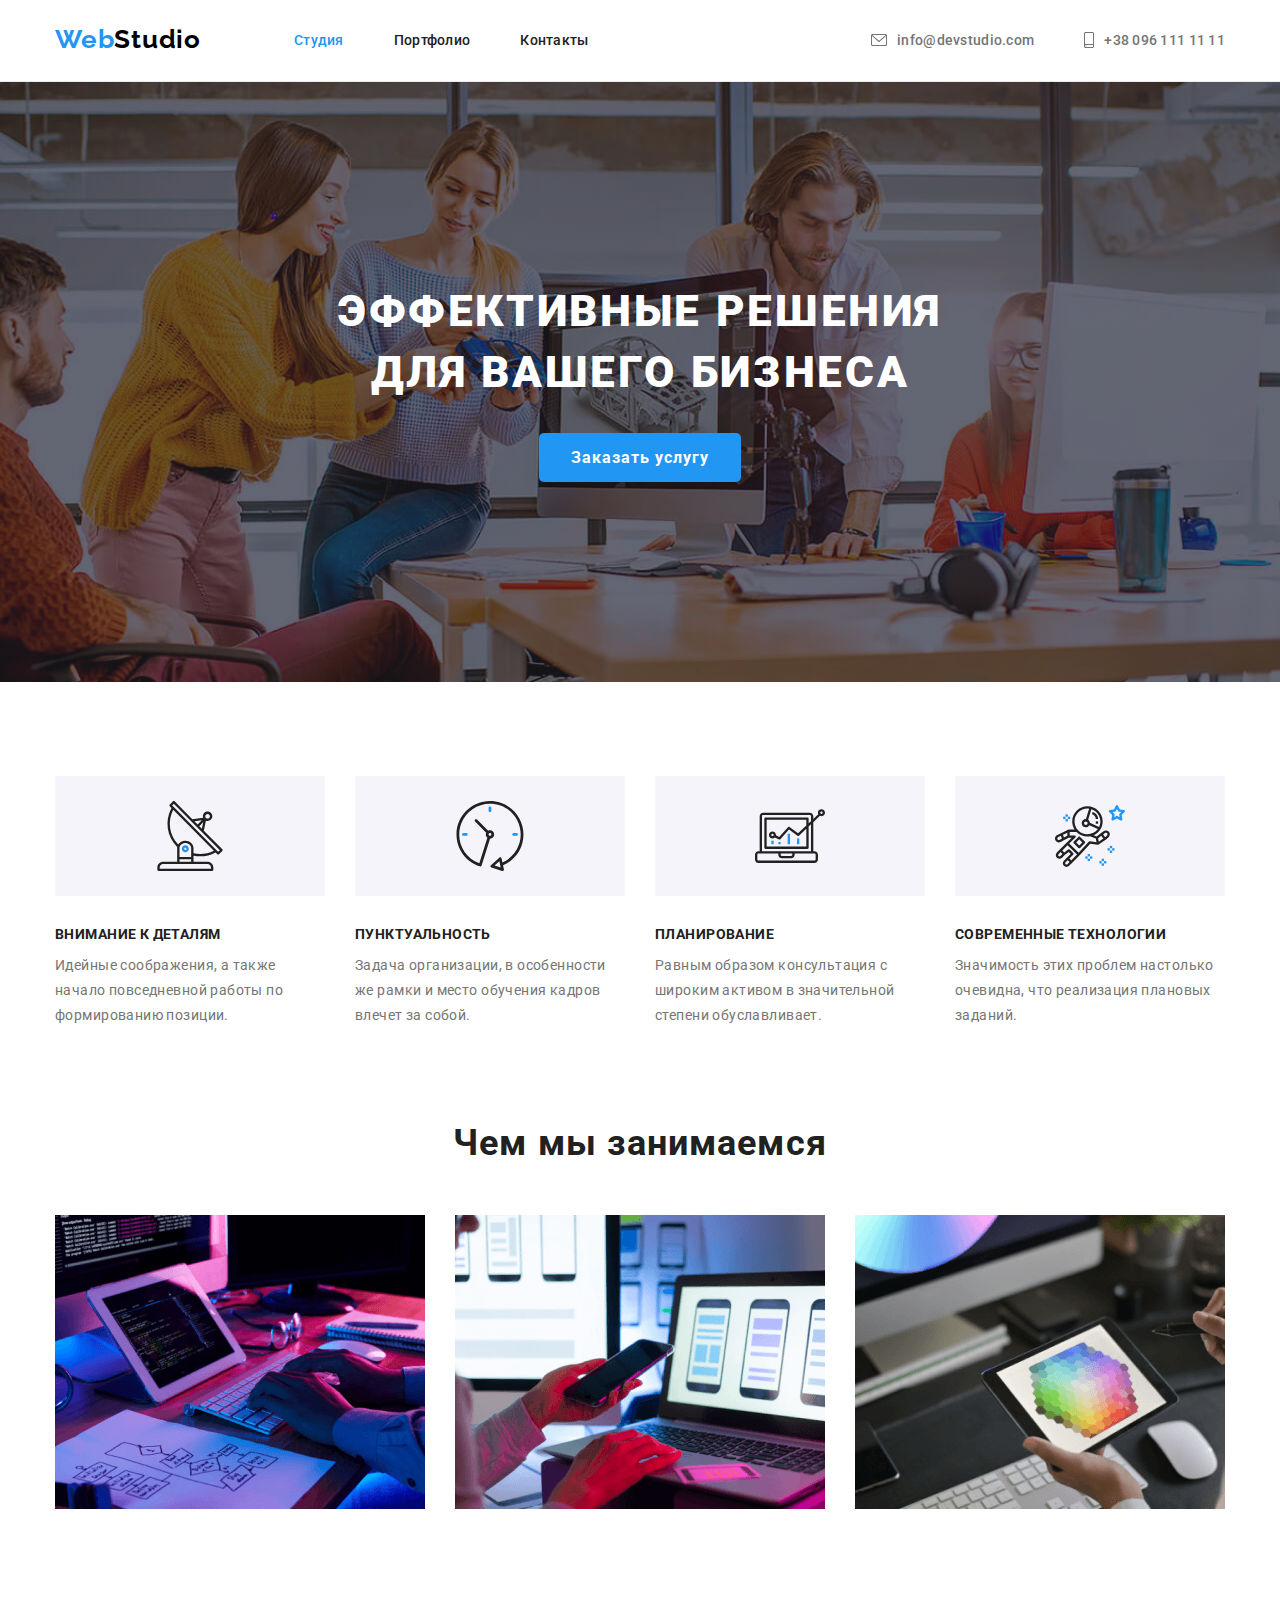
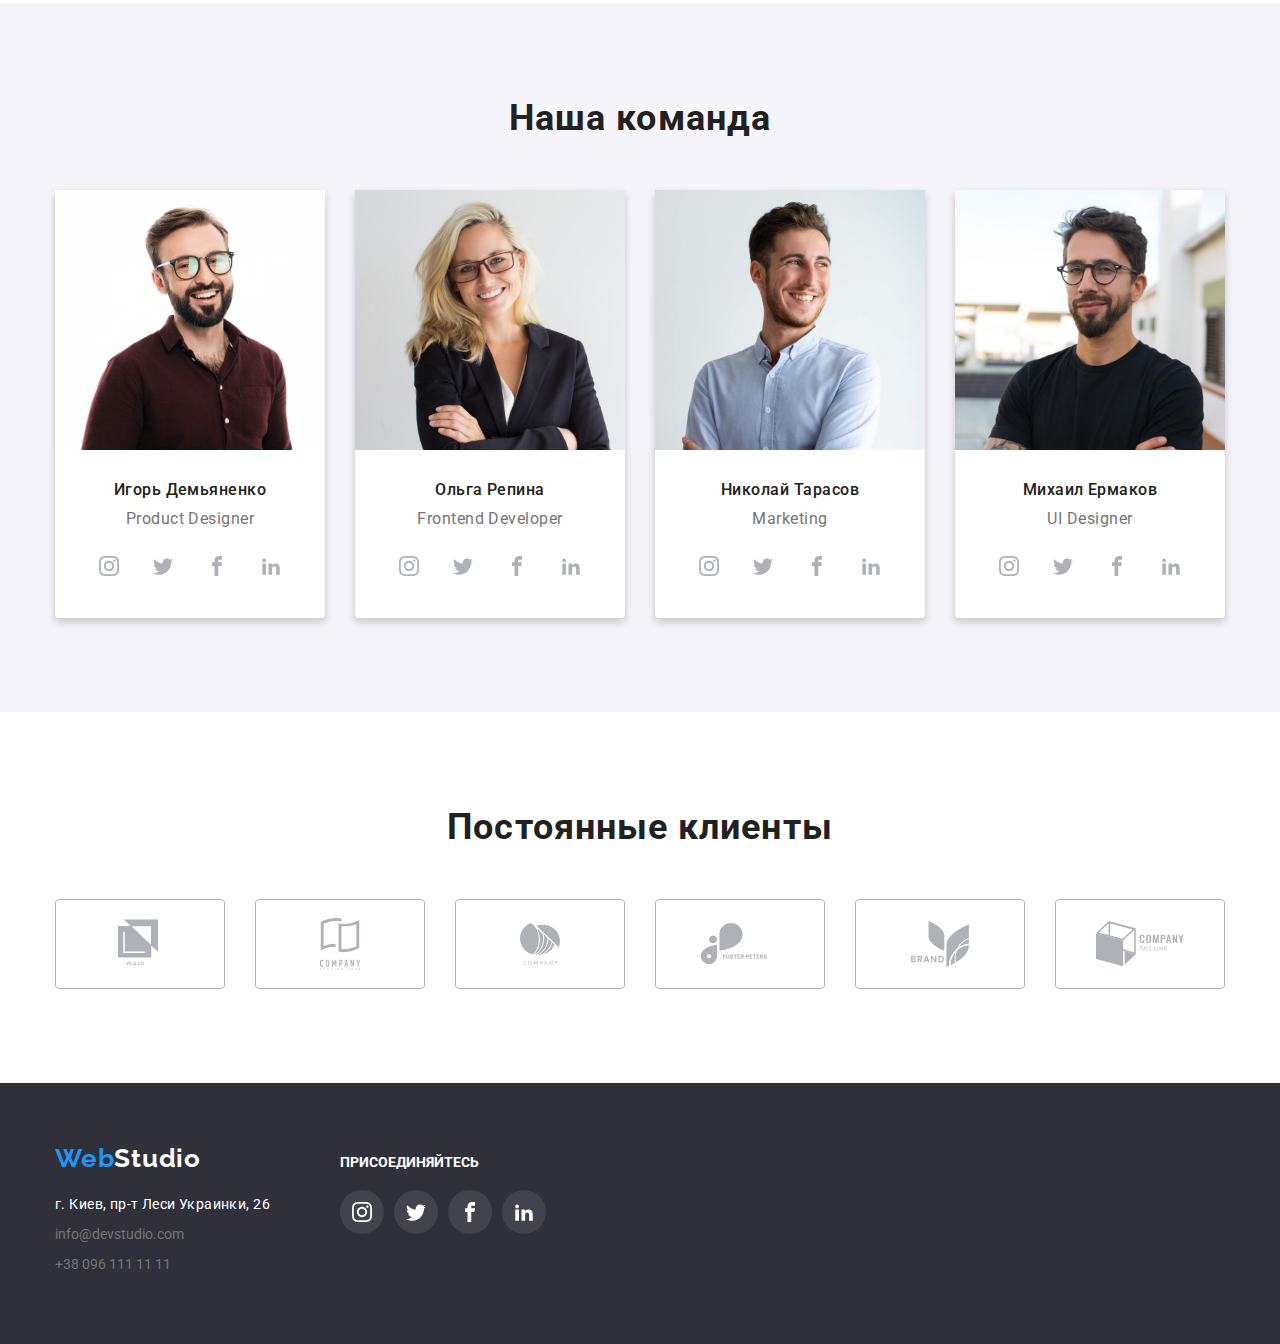
<file: index.html>
<!DOCTYPE html>
<html lang="en">
<head>
    <meta charset="UTF-8">
    <meta name="viewport" content="width=device-width, initial-scale=1.0">
    <meta http-equiv="X-UA-Compatible" content="ie=edge">
    <link rel="stylesheet" href="./css/normalize.css">
    <link rel="preconnect" href="https://fonts.gstatic.com">
    <link href="https://fonts.googleapis.com/css2?family=Raleway:wght@700&family=Roboto:wght@400;500;700;900&display=swap" rel="stylesheet">
    <link rel="stylesheet" href="./css/variables.css">
    <link rel="stylesheet" href="./images/icons/sprite.svg">
    <link rel="stylesheet" href="./css/style.css">
    <title>Studio</title>
</head>
<body>
    <header class="sec-header">
        <div class="container header">
            <nav class="header-nav">
                <a href="index.html"><span class="emblem">Web</span><span class="emblem-nav">Studio</span></a>
                <ul class="header-nav-list">
                    <li class="header-a"><a class="header-a-portfolio" href="index.html">Студия</a></li>
                    <li class="header-a"><a href="portfolio.html">Портфолио</a></li>
                    <li class="header-a"><a href="">Контакты</a></li>
                </ul>                                                                  
            </nav>
            <ul class="header-nav-contacts">
                <li class="header-icon-text">
                    <a href="mailto:info@devstudio.com">
                        <svg class="icon icon-envelope">
                            <use href="./images/icons/sprite.svg#envelope"></use>
                        </svg>
                        info@devstudio.com
                    </a>
                </li>
                <li class="header-icon-text">
                    <a href="tel:+380961111111">
                        <svg class="icon icon-phone">
                            <use href="./images/icons/sprite.svg#phone"></use>
                        </svg>
                    +38 096 111 11 11</a>
                </li>
            </ul>
        </div>
    </header> 
    <main>
        <section class="ef-solutions">
            <div class="container solutions">
                <h1>Эффективные решения<br>для вашего бизнеса</h1>
                <button class="btn">Заказать услугу</button>
            </div>
        </section>
        <section class="sec-edge">
            <div class="container">
                <h2 hidden>Наши преимущества</h2>
                <ul class="edge">
                    <li class="edge-icon">
                        <div class="edge-icon-bg">
                            <svg class="icon icon-antenna">
                                <use href="./images/icons/sprite.svg#antenna"></use>
                            </svg>
                        </div>
                        <h3>Внимание к деталям</h3>
                        <p>Идейные соображения, а также начало повседневной работы по формированию позиции.</p>
                    </li>
                    <li class="edge-icon">
                        <div class="edge-icon-bg">
                            <svg class="icon icon-clock">
                            <use href="./images/icons/sprite.svg#clock"></use>
                            </svg>
                        </div>
                        <h3>Пунктуальность</h3>
                        <p>Задача организации, в особенности же рамки и место обучения кадров влечет за собой.</p>
                    </li>
                    <li class="edge-icon">
                        <div class="edge-icon-bg">
                            <svg class="icon icon-diagram">
                            <use href="./images/icons/sprite.svg#diagram"></use>
                            </svg>
                        </div>
                        <h3>Планирование</h3>
                        <p>Равным образом консультация с широким активом в значительной степени обуславливает.</p>
                    </li>
                    <li class="edge-icon">
                        <div class="edge-icon-bg">
                            <svg class="icon icon-astronavt">
                            <use href="./images/icons/sprite.svg#astronavt"></use>
                            </svg>
                        </div>
                        <h3>Современные технологии</h3>
                        <p>Значимость этих проблем настолько очевидна, что реализация плановых заданий.</p>
                    </li>
                </ul>
            </div>
        </section>
        <section class="we-doing">
            <div class="container ">
                <h2>Чем мы занимаемся</h2>
                <ul class="we-doing-images">
                    <li>
                        <img class="img" src="images/wawd_one.png" alt="ввод информации">
                    </li>
                    <li>
                        <img class="img" src="images/wawd_two.png" alt="сопоставление данных">
                    </li>
                    <li>
                        <img class="img" src="images/wawd_three.png" alt="анализ баз данных">
                    </li>
                </ul>
            </div>
        </section>
        <section class="sec-team">
            <div class="container">
                <h2>Наша команда</h2>
                <ul class="our-team">
                    <li>
                        <img src="./images/dem_igor.jpg" alt="Игорь Демьяненко">
                        <div class="team-card-text">
                            <h3>Игорь Демьяненко</h3>
                            <p>Product Designer</p>
                            <ul class="social-icon">
                                <li>
                                    <a href="">
                                        <svg class="icon icon-team">
                                        <use href="./images/icons/sprite.svg#icon-instagram" ></use>
                                        </svg>
                                    </a>
                                </li>
                                <li>
                                    <a href="">
                                        <svg class="icon icon-team">
                                            <use href="./images/icons/sprite.svg#icon-twitter"></use>
                                        </svg>
                                    </a>
                                </li>
                                <li>
                                    <a href="">
                                        <svg class="icon icon-team">
                                            <use xlink:href="./images/icons/sprite.svg#icon-facebook"></use>
                                        </svg>
                                    </a>
                                </li>
                                <li>
                                    <a href="">
                                        <svg class="icon icon-team">
                                            <use xlink:href="./images/icons/sprite.svg#icon-linkedin2"></use>
                                        </svg>
                                    </a>
                                </li>
                            </ul>

                        </div>
                    </li>
                    <li>
                        <img src="./images/rep_olga.jpg" alt="Ольга Репина">
                        <div class="team-card-text">
                            <h3>Ольга Репина</h3>
                            <p>Frontend Developer</p>
                            <ul class="social-icon">
                                <li>
                                    <a href="">
                                        <svg class="icon icon-team">
                                        <use href="./images/icons/sprite.svg#icon-instagram" ></use>
                                        </svg>
                                    </a>
                                </li>
                                <li>
                                    <a href="">
                                        <svg class="icon icon-team">
                                            <use href="./images/icons/sprite.svg#icon-twitter"></use>
                                        </svg>
                                    </a>
                                </li>
                                <li>
                                    <a href="">
                                        <svg class="icon icon-team">
                                            <use xlink:href="./images/icons/sprite.svg#icon-facebook"></use>
                                        </svg>
                                    </a>
                                </li>
                                <li>
                                    <a href="">
                                        <svg class="icon icon-team">
                                            <use xlink:href="./images/icons/sprite.svg#icon-linkedin2"></use>
                                        </svg>
                                    </a>
                                </li>
                            </ul>
                        </div>
                    </li>
                    <li>
                        <img src="./images/tar_nik.jpg" alt="Николай Тарасов">
                        <div class="team-card-text">
                            <h3>Николай Тарасов</h3>
                            <p>Marketing</p>
                            <ul class="social-icon">
                                <li>
                                    <a href="">
                                        <svg class="icon icon-team">
                                        <use href="./images/icons/sprite.svg#icon-instagram" ></use>
                                        </svg>
                                    </a>
                                </li>
                                <li>
                                    <a href="">
                                        <svg class="icon icon-team">
                                            <use href="./images/icons/sprite.svg#icon-twitter"></use>
                                        </svg>
                                    </a>
                                </li>
                                <li>
                                    <a href="">
                                        <svg class="icon icon-team">
                                            <use href="./images/icons/sprite.svg#icon-facebook"></use>
                                        </svg>
                                    </a>
                                </li>
                                <li>
                                    <a href="">
                                        <svg class="icon icon-team">
                                            <use xlink:href="./images/icons/sprite.svg#icon-linkedin2"></use>
                                        </svg>
                                    </a>
                                </li>
                            </ul>

                        </div>
                    </li>
                    <li>
                        <img src="./images/erm_mich.jpg" alt="Михаил Ермаков">
                        <div class="team-card-text">
                            <h3>Михаил Ермаков</h3>
                            <p>UI Designer</p>
                            <ul class="social-icon">
                                <li>
                                    <a href="">
                                        <svg class="icon icon-team">
                                        <use href="./images/icons/sprite.svg#icon-instagram" ></use>
                                        </svg>
                                    </a>
                                </li>
                                <li>
                                    <a href="">
                                        <svg class="icon icon-team">
                                            <use href="./images/icons/sprite.svg#icon-twitter"></use>
                                        </svg>
                                    </a>
                                </li>
                                <li>
                                    <a href="">
                                        <svg class="icon icon-team">
                                            <use xlink:href="./images/icons/sprite.svg#icon-facebook"></use>
                                        </svg>
                                    </a>
                                </li>
                                <li>
                                    <a href="">
                                        <svg class="icon icon-team">
                                            <use xlink:href="./images/icons/sprite.svg#icon-linkedin2"></use>
                                        </svg>
                                    </a>
                                </li>
                            </ul>

                        </div>
                    </li>
                </ul>
            </div>
        </section>

        <!-- секция ПОСТОЯННЫЕ КЛИЕНТЫ -->

        <section class="const-clients">
            <div class="container">
                <h2>Постоянные клиенты</h2>
                <ul class="clients">
                    <li>
                        <a  class="client-svg client" href="">
                            <svg class="icon icon-yaco">
                                <use href="./images/icons/sprite.svg#yaco"></use>
                            </svg>
                        </a>
                    </li>
                    <li>
                        <a class="client-svg client" href="">
                            <svg class="icon icon-tagline">
                                <use href="./images/icons/sprite.svg#tagline"></use>
                            </svg>
                        </a>
                    </li>
                    <li>
                        <a class="client-svg client" href="">
                            <svg class="icon icon-company">
                                <use href="./images/icons/sprite.svg#company"></use>
                            </svg>
                        </a>
                    </li>
                    <li>
                        <a class="client-svg client" href="">
                            <svg class="icon icon-foster">
                                <use href="./images/icons/sprite.svg#foster"></use>
                            </svg>
                        </a>
                    </li>
                    <li>
                        <a class="client-svg client" href="">
                            <svg class="icon icon-brand">
                                <use href="./images/icons/sprite.svg#brand"></use>
                            </svg>
                        </a>
                    </li>
                    <li>
                        <a class="client-svg client" href="">
                            <svg class="icon icon-companytl">
                                <use href="./images/icons/sprite.svg#companytl"></use>
                            </svg>
                        </a>
                    </li>
                </ul>
            </div>
        </section>
    </main> 
    <footer class="footer">
        <div class="container">
            <div class="footer-em">
                <a href="index.html"><span class="emblem">Web</span><span class="emblem-footer">Studio</span></a>
                <address class="footer-ad">г. Киев, пр-т Леси Украинки, 26</address>
                <ul>
                    <li>
                        <a class="footer-a" href="mailto:info@devstudio.com">info@devstudio.com</a>
                    </li>
                    <li>
                        <a class="footer-a" href="tel:+380961111111">+38 096 111 11 11</a>
                    </li>
                </ul>
            </div>
            <div class="footer-join">
                <p>присоединяйтесь</p>
                <ul class="social-icon">
                    <li>
                        <a class="footer-social-icon-a" href="">
                            <svg class="icon icon-f">
                                <use href="./images/icons/sprite.svg#icon-instagram" ></use>
                            </svg>
                        </a>
                    </li>
                    <li>
                        <a class="footer-social-icon-a" href="">
                            <svg class="icon icon-f">
                                <use href="./images/icons/sprite.svg#icon-twitter"></use>
                            </svg>
                        </a>
                    </li>
                    <li>
                        <a class="footer-social-icon-a" href="">
                            <svg class="icon icon-f">
                                <use href="./images/icons/sprite.svg#icon-facebook"></use>
                            </svg>
                        </a>
                    </li>
                    <li>
                        <a class="footer-social-icon-a" href="">
                            <svg class="icon icon-f">
                                <use href="./images/icons/sprite.svg#icon-linkedin2"></use>
                            </svg>
                        </a>
                    </li>
                </ul>
            </div>
        </div>
    </footer> 
</body>
</html>
</file>
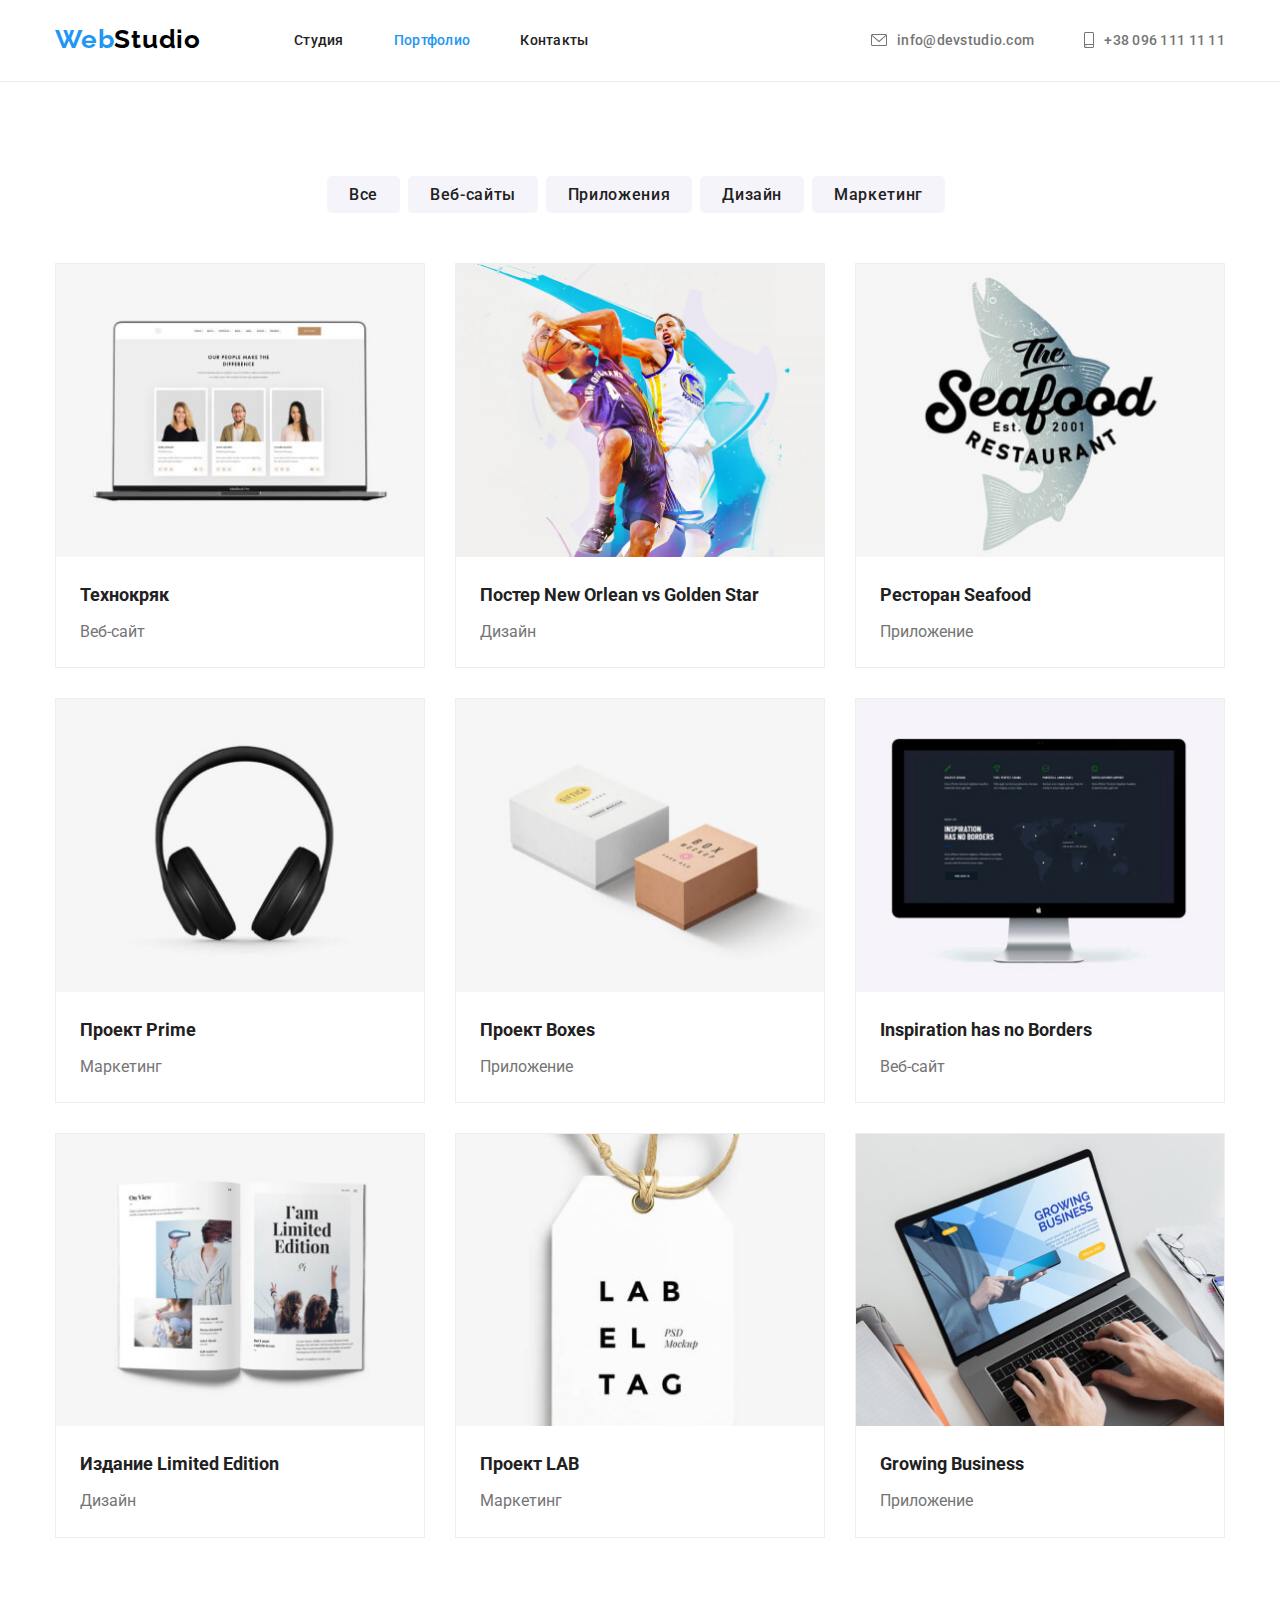
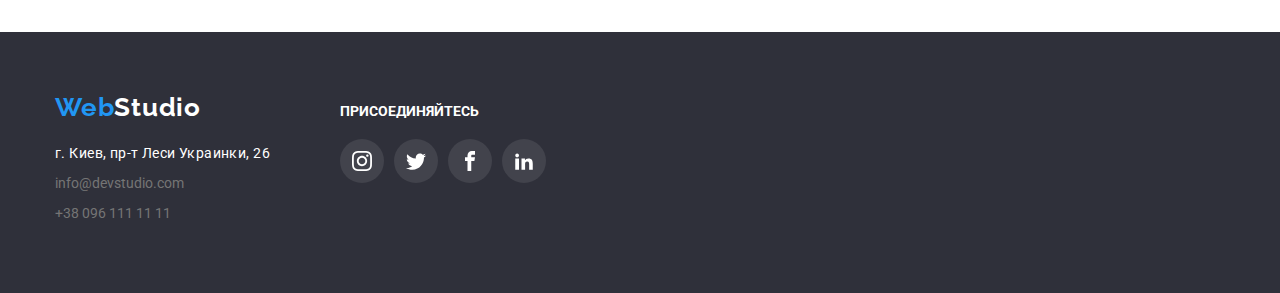
<file: portfolio.html>
<!DOCTYPE html>
<html lang="en">
<head>
    <meta charset="UTF-8">
    <meta name="viewport" content="width=device-width, initial-scale=1.0">
    <meta http-equiv="X-UA-Compatible" content="ie=edge">
    <link rel="stylesheet" href="./css/normalize.css">
    <link rel="preconnect" href="https://fonts.gstatic.com">
    <link href="https://fonts.googleapis.com/css2?family=Raleway:wght@700&family=Roboto:wght@400;500;700;900&display=swap" rel="stylesheet">
    <link rel="stylesheet" href="./css/variables.css">
    <link rel="stylesheet" href="./images/icons/sprite.svg">
    <link rel="stylesheet" href="./css/style.css">
    <title>Portfolio</title>
</head>
<body>
    <header class="sec-header">
        <div class="container header">
            <nav class="header-nav">
                <a href="index.html"><span class="emblem">Web</span><span class="emblem-nav">Studio</span></a>
                <ul class="header-nav-list">
                    <li class="header-a"><a href="index.html">Студия</a></li>
                    <li class="header-a"><a class="header-a-portfolio" href="portfolio.html">Портфолио</a></li>
                    <li class="header-a"><a href="">Контакты</a></li>
                </ul>
            </nav>
            <ul class="header-nav-contacts">
                <li class="header-icon-text">
                    <a href="mailto:info@devstudio.com">
                        <svg class="icon icon-envelope">
                            <use href="./images/icons/sprite.svg#envelope"></use>
                        </svg>
                        info@devstudio.com
                    </a>
                </li>
                <li class="header-icon-text">
                    <a href="tel:+380961111111">
                        <svg class="icon icon-phone">
                            <use href="./images/icons/sprite.svg#phone"></use>
                        </svg>
                    +38 096 111 11 11</a>
                </li>
            </ul>
        </div>
    </header>
    <main>
        <section class="sec-view">
            <div class="container">
                <h1 hidden>Наши инструменты</h1>
                <ul class="tools">
                    <li><button class="btns">Все</button></li>
                    <li><button class="btns">Веб-сайты</button></li>
                    <li><button class="btns">Приложения</button></li>
                    <li><button class="btns">Дизайн</button></li>
                    <li><button class="btns">Маркетинг</button></li>
                </ul>
                <h2 hidden>Наши работы</h2>
                <ul class="view">
                    <li>
                        <a class="view-a" href="">
                            <img src="./images/note.jpg" alt="Технокряк">
                            <div class="view-card-text">
                                <h3>Технокряк</h3>
                                <p>Веб-сайт</p>
                            </div>
                        </a>
                    </li> 
                    <li>
                        <a class="view-a" href="">
                            <img src="./images/basket.jpg" alt="Постер New Orlean vs Golden Star">
                            <div class="view-card-text">
                                <h3>Постер New Orlean vs Golden Star</h3>
                                <p>Дизайн</p>
                            </div>
                        </a>
                    </li>
                    <li>
                        <a class="view-a" href="">
                            <img src="./images/fish.jpg" alt="Ресторан Seafood">
                            <div class="view-card-text">
                                <h3>Ресторан Seafood</h3>
                                <p>Приложение</p>
                            </div>
                        </a>
                    </li>
                    <li>
                        <a class="view-a" href="">
                            <img src="./images/hphones.jpg" alt="Проект Prime">
                            <div class="view-card-text">
                                <h3>Проект Prime</h3>
                                <p>Маркетинг</p>
                            </div>
                        </a>
                    </li>
                    <li>
                        <a class="view-a" href="">
                            <img src="./images/boxes.jpg" alt="Проект Boxes">
                            <div class="view-card-text">
                                <h3>Проект Boxes</h3>
                                <p>Приложение</p>
                            </div>
                        </a>
                    </li>
                    <li>
                        <a class="view-a" href="">
                            <img src="./images/screen.jpg" alt="Inspiration has no Borders">
                            <div class="view-card-text">
                                <h3>Inspiration has no Borders</h3>
                                <p>Веб-сайт</p>
                            </div>
                        </a>
                    </li>
                    <li>
                        <a class="view-a" href="">
                            <img src="./images/book.jpg" alt="Издание Limited Edition">
                            <div class="view-card-text">
                                <h3>Издание Limited Edition</h3>
                                <p>Дизайн</p>
                            </div>
                        </a>
                    </li>
                    <li>
                        <a class="view-a" href="">
                            <img src="./images/label.jpg" alt="Проект LAB">
                            <div class="view-card-text">
                                <h3>Проект LAB</h3>
                                <p>Маркетинг</p>
                            </div>
                        </a>
                    </li>
                    <li>
                        <a class="view-a" href="">
                            <img src="./images/note-hands.jpg" alt="Growing Business">
                            <div class="view-card-text">
                                <h3>Growing Business</h3>
                                <p>Приложение</p>
                            </div>
                        </a>
                    </li>
                </ul>
            </div>
        </section>
    </main>
    <footer class="footer">
        <div class="container">
            <div class="footer-em">
                <a href="index.html"><span class="emblem">Web</span><span class="emblem-footer">Studio</span></a>
                <address class="footer-ad">г. Киев, пр-т Леси Украинки, 26</address>
                <ul>
                    <li>
                        <a class="footer-a" href="mailto:info@devstudio.com">info@devstudio.com</a>
                    </li>
                    <li>
                        <a class="footer-a" href="tel:+380961111111">+38 096 111 11 11</a>
                    </li>
                </ul>
            </div>
            <div class="footer-join">
                <p>присоединяйтесь</p>
                <ul class="social-icon">
                    <li>
                        <a class="footer-social-icon-a" href="">
                            <svg class="icon icon-f">
                                <use href="./images/icons/sprite.svg#icon-instagram" ></use>
                            </svg>
                        </a>
                    </li>
                    <li>
                        <a class="footer-social-icon-a" href="">
                            <svg class="icon icon-f">
                                <use href="./images/icons/sprite.svg#icon-twitter"></use>
                            </svg>
                        </a>
                    </li>
                    <li>
                        <a class="footer-social-icon-a" href="">
                            <svg class="icon icon-f">
                                <use href="./images/icons/sprite.svg#icon-facebook"></use>
                            </svg>
                        </a>
                    </li>
                    <li>
                        <a class="footer-social-icon-a" href="">
                            <svg class="icon icon-f">
                                <use href="./images/icons/sprite.svg#icon-linkedin2"></use>
                            </svg>
                        </a>
                    </li>
                </ul>
            </div>
        </div>
    </footer> 
</body>
</html>
</file>
<file: css/variables.css>
:root {
    --main-text: rgba(33, 33, 33, 1);
    --ad-main-text: rgba(117, 117, 117, 1);
    --ad-hover-text: rgba(33, 150, 243, 1);
    --on-back-text-op60: rgba(255, 255, 255, 0.6);
    --on-back-text: rgba(255, 255, 255, 1);
    --emblem-text: rgba(0,0,0,1);
    --shadow-main: rgba(0,0,0,0.2);
    --back-main: rgba(47, 48, 58, 1);
    --back-main-op40: rgba(47, 48, 58, 0.4);
    --back-ad-main: rgba(245, 244, 250, 1);
    --back-ad-hover: rgba(33, 150, 243, 1);
    --back-team: rgba(255, 255, 255, 1);
    --line-view: rgba(238,238,238,1);
    --header-border: rgba(236,236,236,1);
    --social-icon-main: rgba(175,177,184,1);
    --social-icon-ad-main: rgba(238,238,238,0.1);
    --gradient-op10:  rgba(255, 255, 255, 0.1);
}
</file>
<file: css/style.css>
body {
    font-family: 'Roboto', sans-serif;
    color: var(--main-text);
    line-height: 1.0;
}
img {
    display: block;
    max-width: 100%;
    height: auto;
}
a {
    display: block;
}
.icon {
    display: inline-block;
    width: 20px;
    height: 44px;
    stroke-width: 0;
    fill: var(--social-icon-main);
  }
.container {
    width: 1200px;
    padding: 0 15px;
    margin: 0 auto;
}
/* секция HEADER */
.sec-header {
    border-bottom: 1px solid var(--header-border);
}
.header,
.header-nav,  
.header-nav-list, 
.header-nav-contacts {
    display: flex;
}
.header {
    justify-content: space-between;
    align-items: center;
 }
.emblem {
    color: var(--ad-hover-text); 
    line-height: 1.2;
    letter-spacing: 0.03em;
}
.emblem-nav {
    color: var(--emblem-text);
    line-height: 1.2;
    letter-spacing: 0.03em;
}
.header-nav > a {
    font-family: 'Raleway', sans-serif;
    font-size: 26px;
    font-weight: bold;
    padding-top: 24px;
    padding-bottom: 24px;
}
.header-nav-list {
    align-items: center;
    margin-left: 93px;
}
.header-nav-list a {
    display: block;
    color: var(--main-text);
    font-size: 14px;
    font-weight: 500;
    padding-top: 32px;
    padding-bottom: 32px;
    letter-spacing: 0.02em;
    line-height: 1.2;
}
.header-nav-list li {
    margin-right: 50px;
}
.header-nav-contacts li {
    margin-left: 50px;
}
.header-nav-list .header-a-portfolio {
    color: var(--ad-hover-text);
}
.header-nav-contacts a {
    display: flex;
    color: var(--ad-main-text);
    font-size: 14px;
    font-weight: 500;
    letter-spacing: 0.02em;
    line-height: 1.2;
    padding-top: 32px;
    padding-bottom: 32px;
    align-items: center;
}
.header a:hover, .header a:focus {
    color: var(--ad-hover-text);
    cursor: pointer;
}
.header-icon-text svg {
    display: flex;
}
.header-icon-text {
    display: flex;
    align-items: center;
}
.icon-envelope {
    width: 16px;
    height: 12px;
    margin-right: 10px;
    fill: currentColor;
}
.icon-phone {
    width: 10px;
    height: 16px;
    margin-right: 10px;
    fill: currentColor;
}
/* --ЭФФЕКТИВНЫЕ РЕШЕНИЯ-- */

.ef-solutions {
    display: flex;
    align-items: center;
    background-image: linear-gradient(to bottom, var(--back-main-op40), var(--back-main-op40)), url(../images/main.jpg);
    max-width: 1600px;
    margin: 0 auto;
    height: 600px;
    background-repeat: no-repeat;
    background-size: cover;
    background-position-x: center;
}
.solutions {
    display: flex;
    flex-direction: column;
    align-items: center;
}
.solutions h1 {
    color: var(--on-back-text);
    justify-content: center;
    text-align: center;
    margin: 0 0 30px 0;
    font-size: 44px;
    font-weight: 900;
    text-transform: uppercase;
    letter-spacing: 0.06em;
    line-height: 1.38;
}
.btn {
    background-color: var(--back-ad-hover);
    color: var(--on-back-text);
    font-weight: 700;
    letter-spacing: 0.06em;
    line-height: 1.87;
    padding: 10px 32px;
    border-radius: 5px;
    border: none;
}
.btn:hover, .btn:focus {
    cursor: pointer;
}
/* секция НАШИ ПРЕИМУЩЕСТВА */
.sec-edge {
    padding: 94px 0;
}
.edge {
    display: flex;
    justify-content: space-between;
}
.edge li {
    width: 270px;
}
.edge h3 {
    text-transform: uppercase;
    font-size: 14px;
    font-weight: bold;
    color: var(--main-text);
    margin: 0 0 10px 0;
    line-height: 1.2;
    letter-spacing: 0.03em;
}
.edge p {
    font-size: 14px;
    color: var(--ad-main-text);
    padding: 0;
    margin: 0;
    line-height: 1.8;
    letter-spacing: 0.03em;
}
.icon-antenna,
.icon-clock,
.icon-diagram,
.icon-astronavt {
    width: 70px;
    height: 70px;
    fill: var(--main-text);
}
.edge-icon-bg {
    display: flex;
    align-items: center;
    justify-content: center;
    background-color: var(--back-ad-main);
    margin-bottom: 30px;
    height: 120px;
}
/* секция ЧЕМ МЫ ЗАНИМАЕМСЯ */
.we-doing {
    padding-bottom: 94px;
}
.we-doing h2 {
    font-size: 36px;
    font-weight: bold;
    color: var(--main-text);
    text-align: center;
    line-height: 1.18;
    letter-spacing: 0.03em;
    margin: 0;
    margin-bottom: 50px;
}
.we-doing-images {
    display: flex;
    justify-content: space-between;
}
.img {
    width: 370px;
}
/* секция НАША КОМАНДА */
.sec-team {
    background-color: var(--back-ad-main);
    padding-top: 94px;
    padding-bottom: 94px;
}
.sec-team h2 {
    color: var(--main-text);
    font-size: 36px;
    font-weight: bold;
    text-align: center;
    line-height: 1.2;
    letter-spacing: 0.03em;
    margin: 0;
    margin-bottom: 50px;
}
.our-team {
    display: flex;
    justify-content: space-between;
}
.our-team h3 {
    color: var(--main-text);
    font-size: 16px;
    font-weight: 500;
    line-height: 1.2;
    letter-spacing: 0.03em;
    margin: 0 0 10px 0;
}
.our-team p {
    color: var(--ad-main-text);
    line-height: 1.2;
    letter-spacing: 0.03em;
    margin: 0 0 16px 0;
}
.our-team > li {
    width: 270px;
    background-color: var(--back-team);
    box-shadow: 0 4px 8px 0 rgba(0,0,0,0.2);
    border-radius: 0 0 4px 4px;
}
.team-card-text {
    text-align: center;
    padding: 30px 0 30px 0;
}
.social-icon {
    display: flex;
    justify-content: center;
}
.social-icon li {
    width: 44px;
    height: 44px;
    margin: 0 5px;
}
.social-icon li:hover {
    background-color: var(--back-ad-hover);
    border-radius: 50%;
    cursor: pointer;
}
.social-icon li:hover .icon-team {
    fill: var(--on-back-text);
}
.social-icon a {
    display: block;
    border-radius: 50%;
}
.social-icon a:focus svg {
    fill: var(--back-team);
}
.social-icon a:focus {
    background-color: var(--back-ad-hover);
    }
/* секция ПОСТОЯННЫЕ КЛИЕНТЫ */
.const-clients {
    padding-top: 94px;
    padding-bottom: 94px;
}
.const-clients h2 {
    text-align: center;
    font-size: 36px;
    font-weight: bold;
    letter-spacing: 0.03em;
    line-height: 1.18;
    margin: 0 0 50px 0;
}
.clients {
    display: flex;
    justify-content: space-between;
}
.client {
    display: flex;
    justify-content: center;
    width: 170px;
    height: 90px;
    border: 1px solid var(--social-icon-main);
    border-radius: 4px;
}
.client-svg {
    display: flex;
    align-items: center;
}
.icon-yaco {
    width: 44px;
    height: 50px;
}
.icon-tagline {
    width: 40px;
    height: 52px;
}
.icon-company {
    width: 42px;
    height: 42px;
}
.icon-foster {
    width: 80px;
    height: 42px;
}
.icon-brand {
    width: 60px;
    height: 46px;

}
.icon-companytl {
    width: 88px;
    height: 46px;
}
.client:hover {
    border: 1px solid var(--back-ad-hover);
    cursor: pointer;
}
.client:hover .icon {
    fill: var(--back-ad-hover);
}
.client-svg:focus svg {
    fill: var(--back-ad-hover);
}
/* ПОРТФОЛИО */
.sec-view {
    padding: 94px 0 64px 0;
}
.sec-view li:hover, .sec-view li:focus {
    cursor: pointer;
}
.tools {
    display: flex;
    justify-content: center;
    margin-bottom: 50px;
}
.tools li {
    margin: 0 8px 0 0;
}
.btns {
    background-color: var(--back-ad-main);
    color: var(--main-text);
    font-weight: 500;
    line-height: 1.6;
    letter-spacing: 0.04em;
    padding: 6px 22px;
    border-radius: 5px;
    border: none;
    cursor: pointer;
}
.btns:hover, .btns:focus    {
    background-color: var(--back-ad-hover);
    color: var(--on-back-text);
    box-shadow: 2px 4px 4px 2px var(--shadow-main);
}
.view {
    display: flex;
    flex-wrap: wrap;
    justify-content: space-between;
    margin: 0;
}
.view-card-text {
    padding: 20px 24px 20px 24px;
}
.view li {
    width: 370px;
    border: 1px solid var(--line-view);
    margin-bottom: 30px;
}
.view li:hover {
    box-shadow: 0 4px 8px 0 var(--shadow-main);
}
.view-a:focus {
    box-shadow: 0 4px 8px 0 var(--shadow-main);
}
.view h3 {
    color: var(--main-text);
    font-size: 18px;
    margin: 0 0 4px 0;
    line-height: 2.0;
}
.view p {
    color: var(--ad-main-text);
    line-height: 1.9;
    margin: 0;
}
/* секция FOOTER */
.footer {
    background-color: var(--back-main);
    padding: 60px 0;
    margin: 0;
}
.footer .container {
    display: flex;

}
.footer-em {
    margin: 0 70px 0 0;
    align-self: baseline;
}
.footer-em > a {
    font-family: 'Raleway', sans-serif;
    font-size: 26px;
    font-weight: bold;
    padding: 0;

}
.emblem-footer {
    color: var(--on-back-text);
    line-height: 1.2;
    letter-spacing: 0.03em;
}
.footer-ad {
    color: var(--on-back-text);
    font-size: 14px;
    line-height: 1.5;
    letter-spacing: 0.03em;
    margin: 20px 0 9px 0;
}
.footer-a {
    display: block;
    color: var(--ad-main-text);
    font-size: 14px;
    line-height: 1.5;
    margin: 0 0 9px 0;
}
.footer a:hover, .footer a:focus {
    color: var(--ad-hover-text);
    cursor: pointer;
}
.footer-join {
    color: var(--on-back-text);
    align-self: baseline;

}
.footer-join > p {
    margin: 0 0 20px 0;
    text-transform: uppercase;
    font-weight: 700;
    font-size: 14px;
    line-height: 1.15;
}
.footer-social-icon-a {
    background-color: var(--social-icon-ad-main);
    border-radius: 50%;
}
.footer-join a {
    display: flex;
    justify-content: center;
}
.footer-join li {
    margin: 0 10px 0 0;
}
.footer-social-icon-a:hover, .footer-social-icon-a:focus {
    background-color: var(--back-ad-hover);
}
.icon-f {
    fill: var(--on-back-text);
}
</file>
